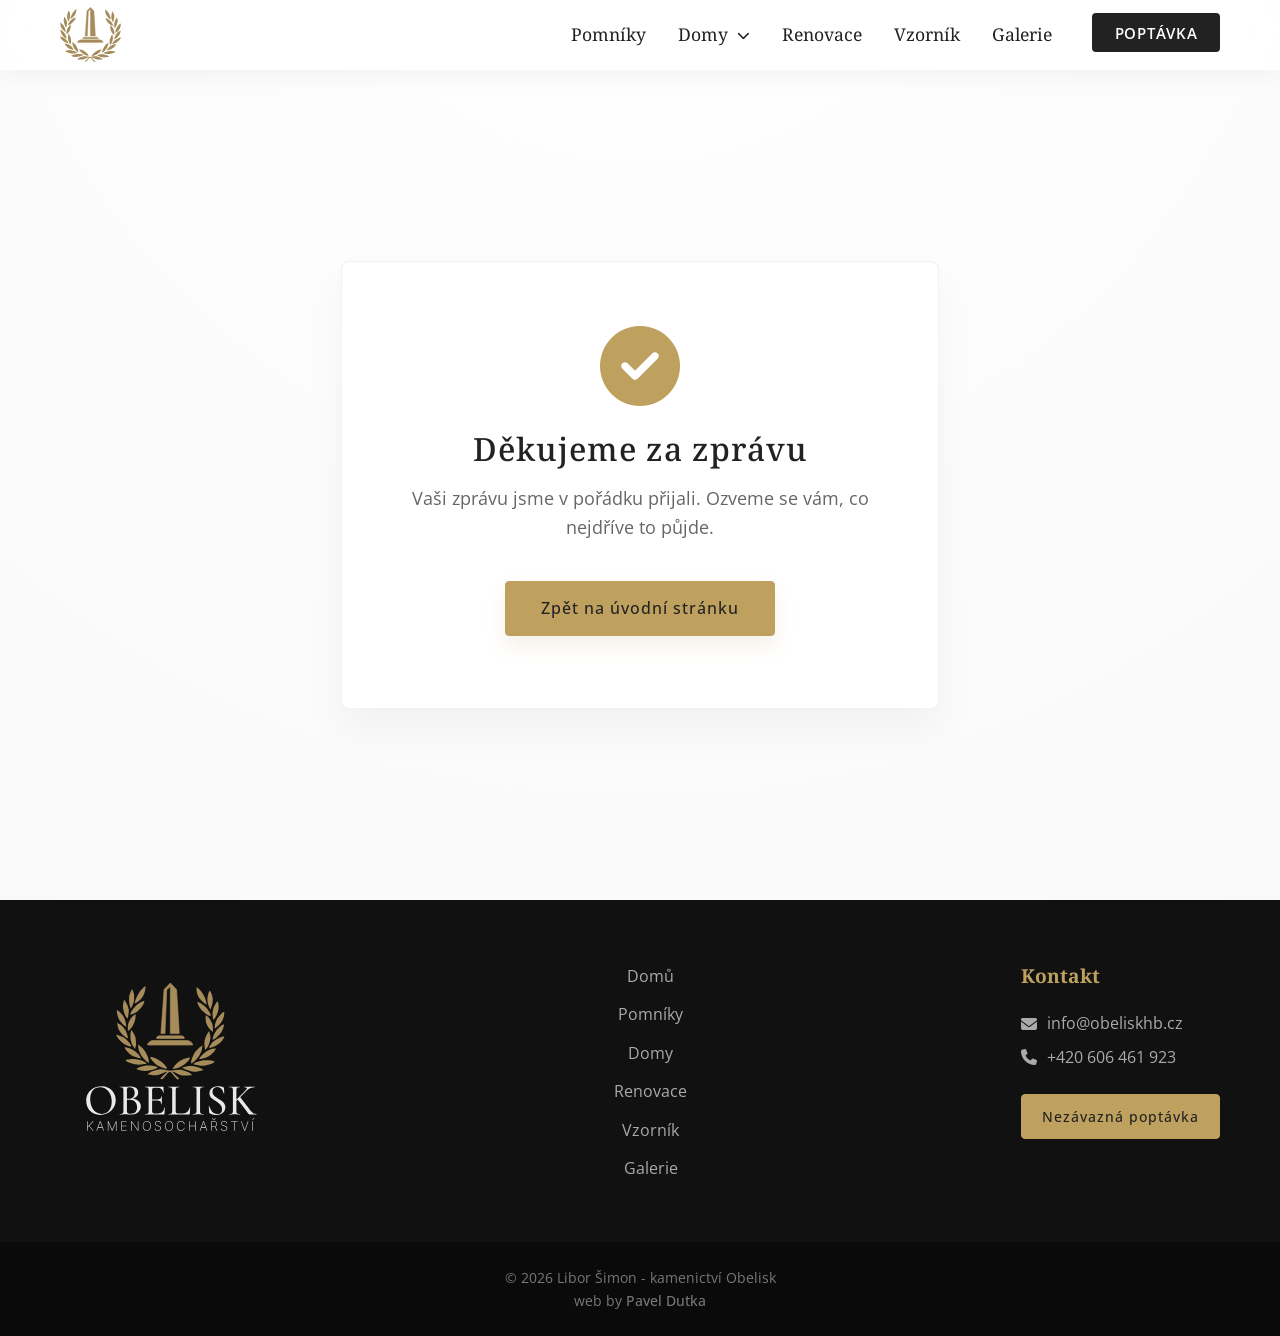
<file: dekujeme.html>
<!DOCTYPE html>
<html lang="cs">

<head>
    <meta charset="UTF-8">
    <meta name="viewport" content="width=device-width, initial-scale=1.0">
    <title>Děkujeme za poptávku | Kamenictví Obelisk</title>
    <meta name="description" content="Vaše poptávka byla úspěšně odeslána. Odpovíme vám co nejdříve to půjde.">
    <link rel="stylesheet" href="style.css">
    <!-- Google Fonts -->
    <link rel="preconnect" href="https://fonts.googleapis.com">
    <link rel="preconnect" href="https://fonts.gstatic.com" crossorigin>
    <link
        href="https://fonts.googleapis.com/css2?family=Cormorant:wght@500&family=Inter:wght@200&family=Noto+Serif:ital,wght@0,400;0,600;0,700;1,400&family=Open+Sans:ital,wght@0,300;0,400;0,500;0,600;1,400&display=swap"
        rel="stylesheet">
    <!-- FontAwesome for Icons -->
    <link rel="stylesheet" href="https://cdnjs.cloudflare.com/ajax/libs/font-awesome/6.4.0/css/all.min.css">
    <link rel="icon" type="image/svg+xml" href="img/logo_icon_primary.svg">
</head>

<body>

    <!-- Header / Navigation -->
    <header class="header">
        <div class="container header-container">
            <a href="index.html" class="logo">
                <img src="img/logo_icon_primary.svg" alt="Obelisk Logo" width="294" height="263">
            </a>
            <nav class="nav">
                <ul class="nav-list">
                    <li><a href="pomniky.html">Pomníky</a></li>
                    <li class="dropdown">
                        <a href="#" class="dropdown-toggle">Domy <i class="fas fa-chevron-down"></i></a>
                        <ul class="dropdown-menu">
                            <li><a href="desky.html">Kuchyňské desky</a></li>
                            <li><a href="dlazby.html">Žulová dlažba</a></li>
                            <li><a href="stavby.html">Stavební prvky</a></li>
                            <li><a href="doplnky.html">Zahradní doplňky</a></li>
                        </ul>
                    </li>
                    <li><a href="renovace.html">Renovace</a></li>
                    <li><a href="vzornik.html">Vzorník</a></li>
                    <li><a href="galerie.html">Galerie</a></li>
                    <li><a href="poptavka.html" class="nav-cta">Poptávka</a></li>
                </ul>
            </nav>
            <!-- Mobile Menu Toggle -->
            <button class="mobile-toggle" aria-label="Menu">
                <span class="bar"></span>
                <span class="bar"></span>
                <span class="bar"></span>
            </button>
        </div>
    </header>

    <!-- Success Section -->
    <section class="not-found-section">
        <div class="container not-found-content" style="max-width: 600px;">
            <i class="fas fa-check-circle"
                style="font-size: 5rem; color: var(--primary-color); margin-bottom: 1.5rem; display: inline-block;"></i>
            <h2
                style="font-size: 2rem; color: var(--text-dark); margin-bottom: 1rem; font-family: var(--font-heading);">
                Děkujeme za zprávu</h2>
            <p
                style="font-size: 1.1rem; color: var(--text-light); max-width: 500px; margin: 0 auto 2.5rem auto; line-height: 1.6;">
                Vaši zprávu jsme v pořádku přijali. Ozveme se vám, co nejdříve to půjde.
            </p>
            <a href="index.html" class="btn btn-primary">Zpět na úvodní stránku</a>
        </div>
    </section>

    <!-- Footer -->
    <footer class="footer">
        <div class="container footer-content">
            <div class="footer-col">
                <a href="index.html">
                    <img src="img/logo_dark.svg" alt="Obelisk" class="footer-logo" width="336" height="288">
                </a>
            </div>
            <div class="footer-col">
                <ul class="footer-links">
                    <li><a href="index.html">Domů</a></li>
                    <li><a href="pomniky.html">Pomníky</a></li>
                    <li><a href="desky.html">Domy</a></li>
                    <li><a href="renovace.html">Renovace</a></li>
                    <li><a href="vzornik.html">Vzorník</a></li>
                    <li><a href="galerie.html">Galerie</a></li>
                </ul>
            </div>
            <div class="footer-col">
                <h4>Kontakt</h4>
                <p><i class="fas fa-envelope"></i> <a href="mailto:info@obeliskhb.cz">info@obeliskhb.cz</a></p>
                <p><i class="fas fa-phone"></i> <a href="tel:+420606461923">+420 606 461 923</a></p>
                <a href="poptavka.html" class="btn btn-primary"
                    style="margin-top: 1rem; display: inline-block; padding: 10px 20px; font-size: 0.9rem;">Nezávazná
                    poptávka</a>
            </div>
        </div>
        <div class="footer-bottom">
            <p>&copy; 2026 Libor Šimon - kamenictví Obelisk</p>
            <p>web by <a href="https://paveldutka.com">Pavel Dutka</a></p>
        </div>
    </footer>

    <script>
        document.addEventListener('DOMContentLoaded', () => {
            // Mobile Menu Logic
            const mobileToggle = document.querySelector('.mobile-toggle');
            const nav = document.querySelector('.nav');

            mobileToggle.addEventListener('click', () => {
                nav.classList.toggle('active');
                mobileToggle.classList.toggle('active');
                document.querySelector('.header').classList.toggle('menu-open');
            });

            // Dropdown logic for mobile
            document.querySelectorAll('.dropdown-toggle').forEach(toggle => {
                toggle.addEventListener('click', (e) => {
                    if (window.innerWidth <= 768) {
                        e.preventDefault();
                        const menu = toggle.nextElementSibling;
                        menu.classList.toggle('open');
                    }
                });
            });
        });
    </script>
</body>

</html>
</file>
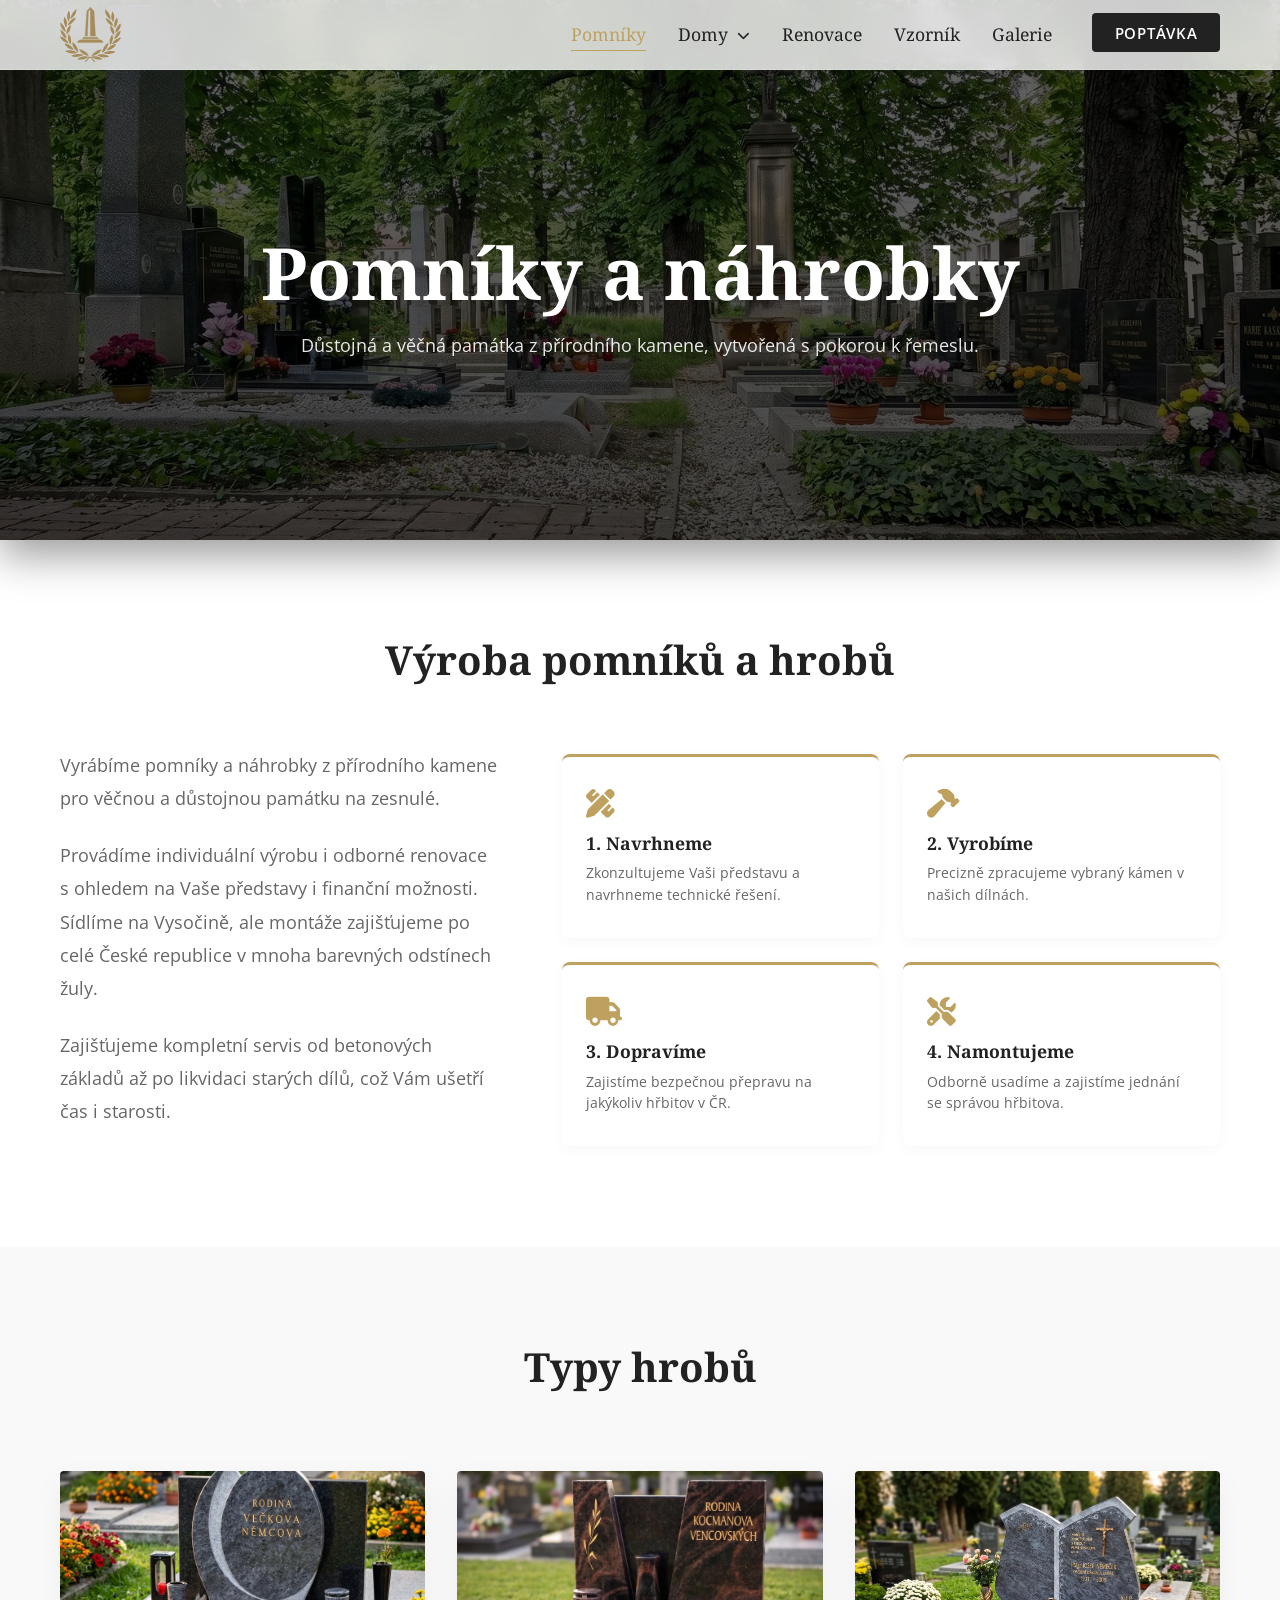
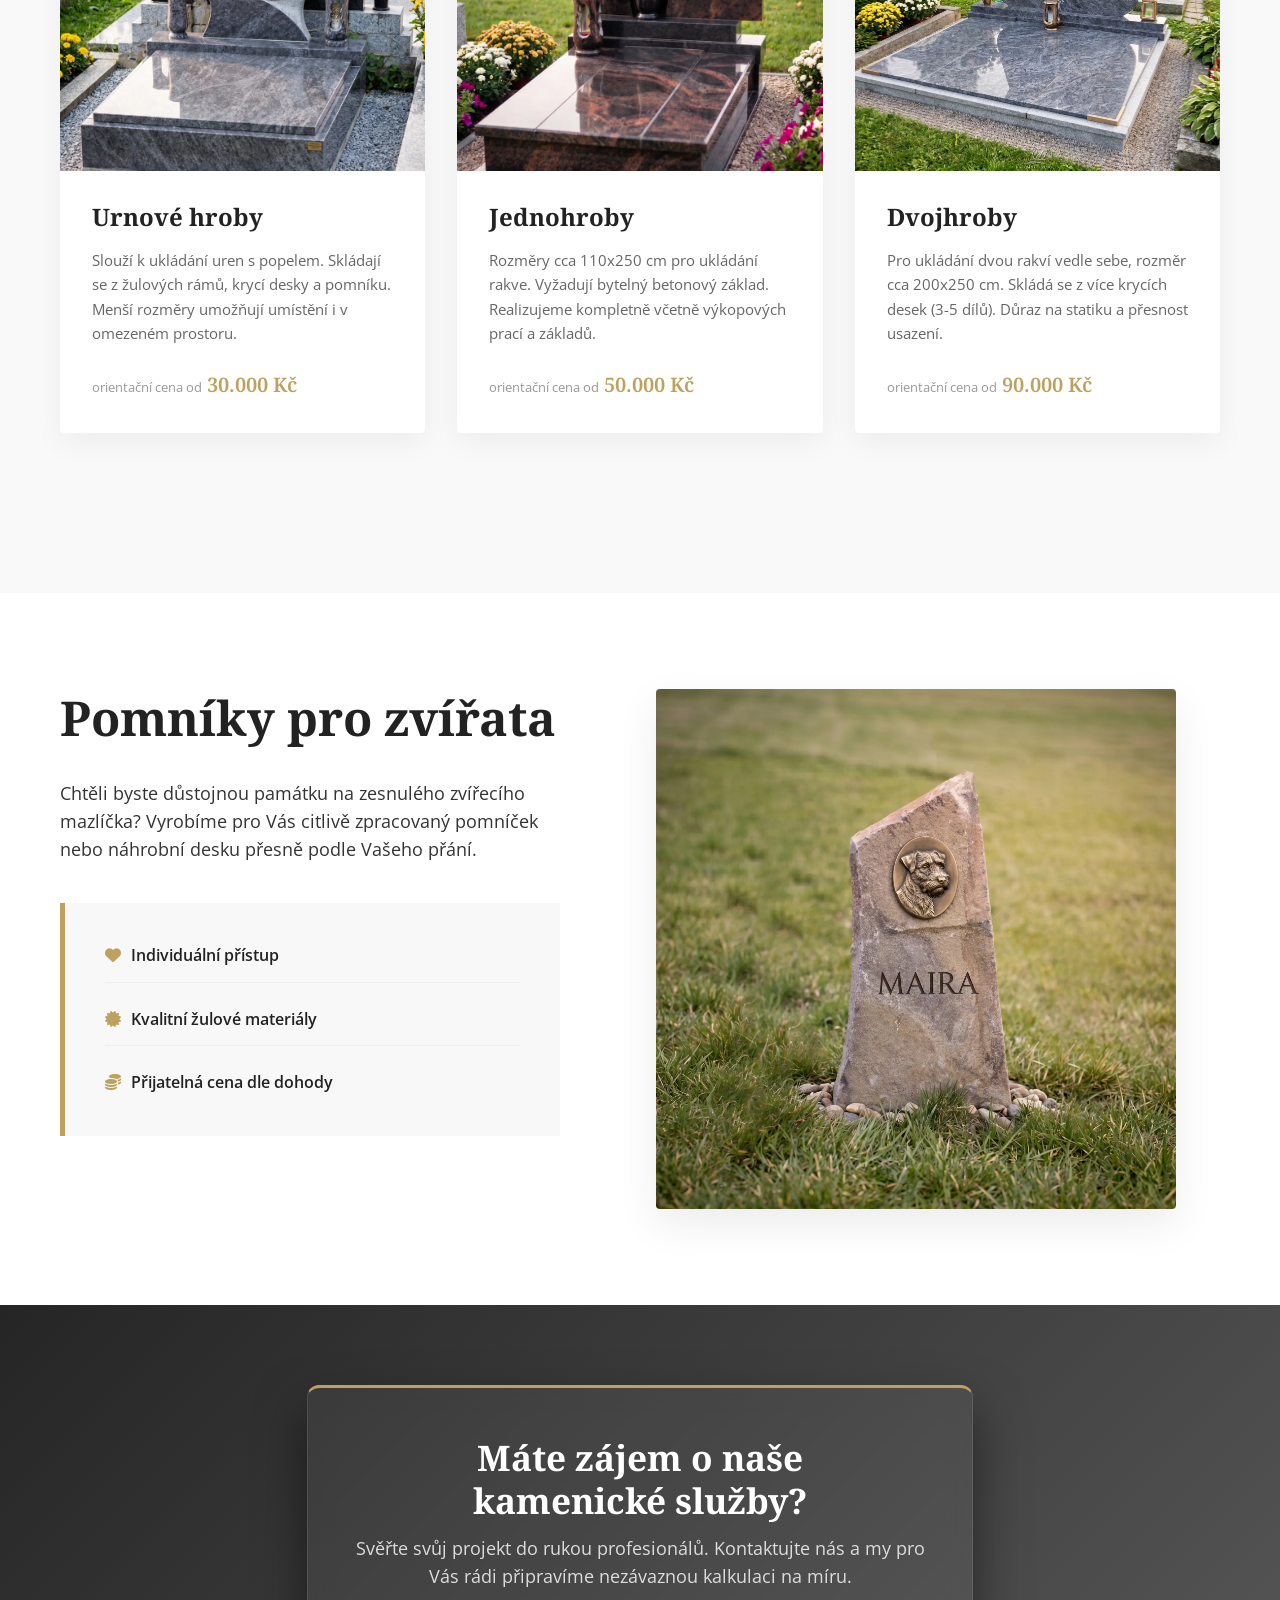
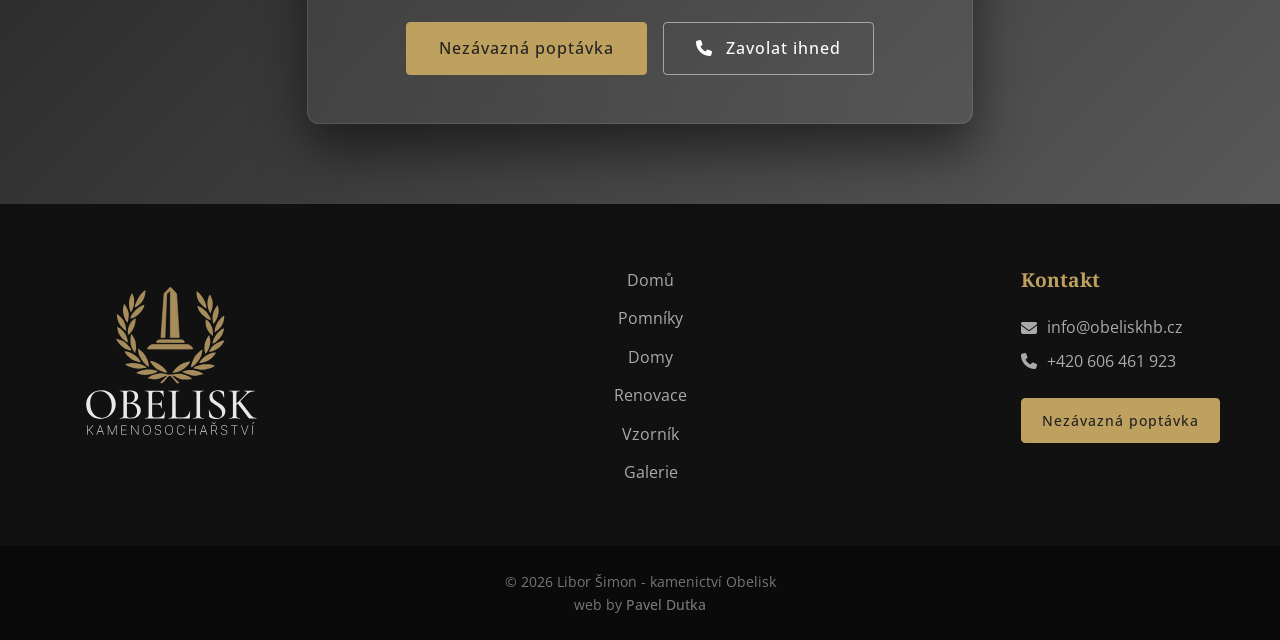
<file: pomniky.html>
<!DOCTYPE html>
<html lang="cs">

<head>
    <meta charset="UTF-8">
    <meta name="viewport" content="width=device-width, initial-scale=1.0">
    <title>Pomníky a náhrobky | Kamenictví Obelisk</title>
    <meta name="description"
        content="Výroba žulových pomníků na zakázku. Kompletní realizace od návrhu po montáž po celé ČR.">
    <link rel="stylesheet" href="style.css">
    <!-- Google Fonts -->
    <link rel="preconnect" href="https://fonts.googleapis.com">
    <link rel="preconnect" href="https://fonts.gstatic.com" crossorigin>
    <link
        href="https://fonts.googleapis.com/css2?family=Noto+Serif:ital,wght@0,400;0,600;0,700;1,400&family=Open+Sans:ital,wght@0,300;0,400;0,500;0,600;1,400&display=swap"
        rel="stylesheet">
    <!-- FontAwesome for Icons -->
    <link rel="stylesheet" href="https://cdnjs.cloudflare.com/ajax/libs/font-awesome/6.4.0/css/all.min.css">

    <link rel="preload" as="image" href="img/pomniky/pomniky_bg.webp">
    <link rel="icon" type="image/svg+xml" href="img/logo_icon_primary.svg">
</head>

<body>

    <!-- Header / Navigation -->
    <header class="header">
        <div class="container header-container">
            <a href="index.html" class="logo">
                <img src="img/logo_icon_primary.svg" alt="Obelisk Logo" width="294" height="263">
            </a>
            <nav class="nav">
                <ul class="nav-list">
                    <li><a href="pomniky.html" class="active">Pomníky</a></li>
                    <li class="dropdown">
                        <a href="#" class="dropdown-toggle">Domy <i class="fas fa-chevron-down"></i></a>
                        <ul class="dropdown-menu">
                            <li><a href="desky.html">Kuchyňské desky</a></li>
                            <li><a href="dlazby.html">Žulová dlažba</a></li>
                            <li><a href="stavby.html">Stavební prvky</a></li>
                            <li><a href="doplnky.html">Zahradní doplňky</a></li>
                        </ul>
                    </li>
                    <li><a href="renovace.html">Renovace</a></li>
                    <li><a href="vzornik.html">Vzorník</a></li>
                    <li><a href="galerie.html">Galerie</a></li>
                    <li><a href="poptavka.html" class="nav-cta">Poptávka</a></li>
                </ul>
            </nav>
            <!-- Mobile Menu Toggle -->
            <button class="mobile-toggle" aria-label="Menu">
                <span class="bar"></span>
                <span class="bar"></span>
                <span class="bar"></span>
            </button>
        </div>
    </header>

    <!-- Sub-Hero Section -->
    <section class="sub-hero" style="--bg-image: url('img/pomniky/pomniky_bg.webp');">
        <div class="container">
            <h1>Pomníky a náhrobky</h1>
            <p style="max-width: 700px; margin: 1rem auto; font-size: 1.1rem; opacity: 0.9;">Důstojná a věčná památka z
                přírodního kamene, vytvořená s pokorou k řemeslu.</p>
        </div>
    </section>

    <!-- Intro Text -->
    <section class="section" style="background-color: #ffffff;">
        <div class="container">
            <h2 class="section-title">Výroba pomníků a hrobů</h2>
            <div class="about-grid">
                <div class="about-text">
                    <p>Vyrábíme pomníky a náhrobky z přírodního kamene pro věčnou a důstojnou památku na zesnulé.</p>
                    <p>Provádíme individuální výrobu i odborné renovace s ohledem na Vaše představy i finanční možnosti.
                        Sídlíme na Vysočině, ale montáže zajišťujeme po celé České republice v mnoha barevných odstínech
                        žuly.</p>
                    <p>Zajišťujeme kompletní servis od betonových základů až po likvidaci starých dílů, což Vám ušetří čas i starosti.</p>
                </div>
                <div class="about-features">
                    <div class="feature-box">
                        <i class="fas fa-pencil-ruler"></i>
                        <h4>1. Navrhneme</h4>
                        <p>Zkonzultujeme Vaši představu a navrhneme technické řešení.</p>
                    </div>
                    <div class="feature-box">
                        <i class="fas fa-hammer"></i>
                        <h4>2. Vyrobíme</h4>
                        <p>Precizně zpracujeme vybraný kámen v našich dílnách.</p>
                    </div>
                    <div class="feature-box">
                        <i class="fas fa-truck"></i>
                        <h4>3. Dopravíme</h4>
                        <p>Zajistíme bezpečnou přepravu na jakýkoliv hřbitov v ČR.</p>
                    </div>
                    <div class="feature-box">
                        <i class="fas fa-tools"></i>
                        <h4>4. Namontujeme</h4>
                        <p>Odborně usadíme a zajistíme jednání se správou hřbitova.</p>
                    </div>
                </div>
            </div>
        </div>
    </section>

    <!-- Grave Types Grid -->
    <section class="section" style="background-color: #f9f9f9;">
        <div class="container">
            <h2 class="section-title text-center">Typy hrobů</h2>
            <div class="product-grid">
                <!-- Urn Grave -->
                <div class="product-card">
                    <div class="product-image">
                        <img src="img/pomniky/urnovy.webp" alt="Urnový hrob">
                    </div>
                    <div class="product-info">
                        <h3>Urnové hroby</h3>
                        <p>Slouží k ukládání uren s popelem. Skládají se z žulových rámů, krycí desky a pomníku. Menší
                            rozměry umožňují umístění i v omezeném prostoru.</p>
                        <div class="product-price">
                            <span class="price-note">orientační cena od</span>
                            30.000 Kč
                        </div>
                    </div>
                </div>
                <!-- Single Grave -->
                <div class="product-card">
                    <div class="product-image">
                        <img src="img/pomniky/jednohrob.webp" alt="Jednohrob">
                    </div>
                    <div class="product-info">
                        <h3>Jednohroby</h3>
                        <p>Rozměry cca 110x250 cm pro ukládání rakve. Vyžadují bytelný betonový základ. Realizujeme
                            kompletně včetně výkopových prací a základů.</p>
                        <div class="product-price">
                            <span class="price-note">orientační cena od</span>
                            50.000 Kč
                        </div>
                    </div>
                </div>
                <!-- Double Grave -->
                <div class="product-card">
                    <div class="product-image">
                        <img src="img/pomniky/dvojhrob.webp" alt="Dvojhrob">
                    </div>
                    <div class="product-info">
                        <h3>Dvojhroby</h3>
                        <p>Pro ukládání dvou rakví vedle sebe, rozměr cca 200x250 cm. Skládá se z více krycích desek
                            (3-5 dílů). Důraz na statiku a přesnost usazení.</p>
                        <div class="product-price">
                            <span class="price-note">orientační cena od</span>
                            90.000 Kč
                        </div>
                    </div>
                </div>
            </div>
        </div>
    </section>

    <!-- Pet Monuments Section -->
    <section class="section" style="background-color: #ffffff;">
        <div class="container">
            <div class="contact-grid" style="gap: 6rem; align-items: flex-start;">
                <div>
                    <h2 class="section-title"
                        style="text-align: left; margin-bottom: 2rem; padding-bottom: 0; font-size: 3rem;">Pomníky pro
                        zvířata</h2>
                    <p
                        style="margin-bottom: 2.5rem; font-size: 1.1rem; line-height: 1.6; color: #333; max-width: 500px;">
                        Chtěli byste důstojnou památku na zesnulého zvířecího mazlíčka? Vyrobíme pro Vás citlivě
                        zpracovaný pomníček nebo náhrobní desku přesně podle Vašeho přání.
                    </p>

                    <div class="price-box"
                        style="background: #f8f8f8; padding: 2.5rem; border-left: 5px solid #bfa15f;">
                        <ul style="list-style: none; padding: 0;">
                            <li
                                style="margin-bottom: 1.5rem; border-bottom: 1px solid #eee; padding-bottom: 0.8rem; color: var(--text-dark); font-weight: 600;">
                                <i class="fas fa-heart" style="color: #bfa15f; margin-right: 10px;"></i>Individuální
                                přístup
                            </li>
                            <li
                                style="margin-bottom: 1.5rem; border-bottom: 1px solid #eee; padding-bottom: 0.8rem; color: var(--text-dark); font-weight: 600;">
                                <i class="fas fa-certificate" style="color: #bfa15f; margin-right: 10px;"></i>Kvalitní
                                žulové materiály
                            </li>
                            <li style="color: var(--text-dark); font-weight: 600;">
                                <i class="fas fa-coins" style="color: #bfa15f; margin-right: 10px;"></i>Přijatelná cena
                                dle dohody
                            </li>
                        </ul>
                    </div>
                </div>
                <div class="product-image"
                    style="height: 520px; border-radius: 4px; overflow: hidden; box-shadow: 0 15px 40px rgba(0,0,0,0.08);">
                    <img src="img/pomniky/zvirata.webp" alt="Pomníky pro zvířecí mazlíčky"
                        style="width: 100%; height: 100%; object-fit: cover;">
                </div>
            </div>
        </div>
    </section>


    <!-- Premium CTA Section -->
    <section class="premium-cta"
        style="position: relative; padding: 5rem 0; background-image: url('img/hero.webp'); background-size: cover; background-position: center; background-attachment: fixed;">
        <div
            style="position: absolute; top: 0; left: 0; width: 100%; height: 100%; background: linear-gradient(135deg, rgba(0,0,0,0.85) 0%, rgba(20,20,20,0.7) 100%); z-index: 1;">
        </div>
        <div class="container" style="position: relative; z-index: 2; display: flex; justify-content: center;">
            <div
                style="background: rgba(255, 255, 255, 0.05); backdrop-filter: blur(12px); -webkit-backdrop-filter: blur(12px); border: 1px solid rgba(255, 255, 255, 0.1); border-top: 3px solid var(--primary-color); border-radius: 12px; padding: 3rem 2rem; text-align: center; max-width: 700px; box-shadow: 0 25px 50px rgba(0,0,0,0.5);">

                <h2
                    style="font-family: var(--font-heading); font-size: clamp(1.4rem, 4vw, 2.2rem); color: white; margin-bottom: 0.8rem; line-height: 1.2;">
                    Máte zájem o naše<br> kamenické služby?</h2>
                <p
                    style="font-size: 1.1rem; color: #ddd; margin-bottom: 2rem; line-height: 1.6; max-width: 600px; margin-left: auto; margin-right: auto;">
                    Svěřte svůj projekt do rukou profesionálů. Kontaktujte nás a my pro Vás rádi připravíme nezávaznou
                    kalkulaci na míru.
                </p>
                <div style="display: flex; gap: 1rem; justify-content: center; flex-wrap: wrap;">
                    <a href="poptavka.html" class="btn btn-primary"
                        style="font-size: 1rem; padding: 0.8rem 2rem;">Nezávazná poptávka</a>
                    <a href="tel:+420606461923" class="btn btn-outline-white"
                        style="font-size: 1rem; padding: 0.8rem 2rem;"><i class="fas fa-phone"
                            style="margin-right: 8px;"></i> Zavolat ihned</a>
                </div>
            </div>
        </div>
    </section>

    <!-- Footer -->
    <footer class="footer">
        <div class="container footer-content">
            <div class="footer-col">
                <a href="index.html">
                    <img src="img/logo_dark.svg" alt="Obelisk" class="footer-logo" width="336" height="288">
                </a>
            </div>
            <div class="footer-col">
                <ul class="footer-links">
                    <li><a href="index.html">Domů</a></li>
                    <li><a href="pomniky.html">Pomníky</a></li>
                    <li><a href="desky.html">Domy</a></li>
                    <li><a href="renovace.html">Renovace</a></li>
                    <li><a href="vzornik.html">Vzorník</a></li>
                    <li><a href="galerie.html">Galerie</a></li>
                </ul>
            </div>
            <div class="footer-col">
                <h4>Kontakt</h4>
                <p><i class="fas fa-envelope"></i> <a href="mailto:info@obeliskhb.cz">info@obeliskhb.cz</a></p>
                <p><i class="fas fa-phone"></i> <a href="tel:+420606461923">+420 606 461 923</a></p>
                <a href="poptavka.html" class="btn btn-primary" style="margin-top: 1rem; display: inline-block; padding: 10px 20px; font-size: 0.9rem;">Nezávazná poptávka</a>
            </div>
        </div>
        <div class="footer-bottom">
            <p>&copy; 2026 Libor Šimon - kamenictví Obelisk</p>
            <p>web by <a href="https://paveldutka.com">Pavel Dutka</a></p>
        </div>
    </footer>

    <script>
        document.addEventListener('DOMContentLoaded', () => {
            const mobileToggle = document.querySelector('.mobile-toggle');
            const nav = document.querySelector('.nav');

            mobileToggle.addEventListener('click', () => {
                nav.classList.toggle('active');
                mobileToggle.classList.toggle('active');
                document.querySelector('.header').classList.toggle('menu-open');
            });

            // Zavření menu po klinutí na odkaz

            // Dropdown logic for mobile
            document.querySelectorAll('.dropdown-toggle').forEach(toggle => {
                toggle.addEventListener('click', (e) => {
                    if (window.innerWidth <= 768) {
                        e.preventDefault();
                        const menu = toggle.nextElementSibling;
                        menu.classList.toggle('open');
                    }
                });
            });

            document.querySelectorAll('.nav-list li a:not(.dropdown-toggle)').forEach(link => {
                link.addEventListener('click', () => {
                    nav.classList.remove('active');
                    mobileToggle.classList.remove('active');
                    document.querySelector('.header').classList.remove('menu-open');
                });
            });
        });
    </script>
</body>

</html>
</file>
<file: style.css>
/* CSS Reset & Variables */
:root {
    --primary-color: #bfa15f;
    /* Golden/Brass color */
    --primary-dark: #9e8248;
    --text-dark: #222222;
    --text-light: #666666;
    --bg-light: #f9f9f9;
    --bg-white: #ffffff;
    --border-color: #e0e0e0;

    --font-heading: 'Noto Serif', serif;
    --font-body: 'Open Sans', sans-serif;

    --transition: all 0.3s ease;
    --shadow: 0 10px 30px rgba(0, 0, 0, 0.05);
}

* {
    margin: 0;
    padding: 0;
    box-sizing: border-box;
}

html {
    scroll-behavior: smooth;
}

::selection {
    background-color: var(--primary-color);
    color: white;
}

body {
    font-family: var(--font-body);
    color: var(--text-dark);
    background-color: var(--bg-light);
    line-height: 1.6;
    overflow-x: hidden;
}

img {
    max-width: 100%;
    display: block;
}

a {
    text-decoration: none;
    color: inherit;
    transition: var(--transition);
}

ul {
    list-style: none;
}

.container {
    max-width: 1200px;
    margin: 0 auto;
    padding: 0 20px;
}

.section {
    padding: 6rem 0;
}

.section-reverse {
    display: flex;
    flex-direction: row-reverse;
    flex-wrap: wrap;
}

.section-reverse > div {
    flex: 1;
    min-width: 300px;
}

@media (max-width: 992px) {
    .section-reverse {
        flex-direction: column;
    }
}

/* Typography */
h1,
h2,
h3,
h4 {
    font-family: var(--font-heading);
    font-weight: 700;
    line-height: 1.2;
}

.section-title {
    text-align: center;
    font-size: 2.5rem;
    margin-bottom: 3rem;
    color: var(--text-dark);
    position: relative;
    padding-bottom: 1rem;
}

/* Buttons */
.btn {
    display: inline-block;
    padding: 12px 30px;
    font-weight: 500;
    letter-spacing: 1px;
    font-size: 1rem;
    border-radius: 4px;
    cursor: pointer;
    transition: all 0.3s cubic-bezier(0.25, 0.8, 0.25, 1);
    text-align: center;
    position: relative;
    overflow: hidden;
    z-index: 1;
}

.btn::before {
    content: '';
    position: absolute;
    top: 0;
    left: 0;
    width: 0%;
    height: 100%;
    transition: width 0.4s cubic-bezier(0.25, 0.8, 0.25, 1);
    z-index: -1;
}

.btn:hover {
    transform: translateY(-3px);
    box-shadow: 0 5px 15px rgba(0, 0, 0, 0.15);
}

.btn:hover::before {
    width: 100%;
}

.btn-primary {
    background-color: var(--primary-color);
    color: var(--text-dark);
    border: 1px solid var(--primary-color);
}

.btn-primary::before {
    background-color: var(--primary-dark);
}

.btn-primary:hover {
    border-color: var(--primary-dark);
    color: white;
}

.btn-outline {
    background-color: transparent;
    color: var(--primary-color);
    border: 1px solid var(--primary-color);
}

.btn-outline::before {
    background-color: var(--primary-color);
}

.btn-outline:hover {
    color: white;
}

.btn-outline-white {
    background-color: transparent;
    color: white;
    border: 1px solid rgba(255, 255, 255, 0.5);
}

.btn-outline-white::before {
    background-color: white;
}

.btn-outline-white:hover {
    color: var(--text-dark);
    border-color: white;
}

/* Header */
.header {
    position: fixed;
    top: 0;
    left: 0;
    width: 100%;
    height: 70px;
    z-index: 1000;
    display: flex;
    align-items: center;
    background: rgba(255, 255, 255, 0.8);
    backdrop-filter: blur(12px);
    -webkit-backdrop-filter: blur(12px);
    border-bottom: 1px solid rgba(255, 255, 255, 0.2);
    box-shadow: 0 4px 30px rgba(0, 0, 0, 0.05);
}

.header.menu-open {
    background: transparent;
    backdrop-filter: none;
    -webkit-backdrop-filter: none;
    box-shadow: none;
    border-bottom-color: transparent;
}

.header-container {
    width: 100%;
    display: flex;
    justify-content: space-between;
    align-items: center;
}

.logo {
    position: relative;
    z-index: 1000;
}

.logo img {
    height: 55px;
    width: auto;
}

.nav-list {
    display: flex;
    gap: 2rem;
}

.nav-list li a {
    color: var(--text-dark);
    font-family: var(--font-heading);
    font-size: 1.1rem;
    position: relative;
    padding-bottom: 5px;
}

.nav-list li a:hover,
.nav-list li a.active {
    color: var(--primary-color);
}

.nav-list li a.active::after,
.nav-list li a:hover:not(.nav-cta)::after {
    content: '';
    position: absolute;
    bottom: 0;
    left: 0;
    width: 100%;
    height: 1px;
    background-color: var(--primary-color);
}

.nav-list li a.nav-cta {
    background-color: var(--text-dark);
    color: white;
    padding: 0.6rem 1.4rem;
    margin-left: 0.5rem;
    transition: var(--transition);
    font-family: var(--font-body);
    font-weight: 600;
    font-size: 0.95rem;
    text-transform: uppercase;
    letter-spacing: 0.05em;
    border-radius: 4px;
}

.nav-list li a.nav-cta:hover {
    background-color: var(--primary-color);
    color: white;
}

/* Dropdown styles */
.dropdown {
    position: relative;
}

.dropdown-menu {
    position: absolute;
    top: 100%;
    left: 0;
    background: #ffffff;
    box-shadow: 0 10px 30px rgba(0, 0, 0, 0.1);
    min-width: 220px;
    opacity: 0;
    visibility: hidden;
    transform: translateY(10px);
    transition: all 0.3s ease;
    border-top: 3px solid var(--primary-color);
    padding: 10px 0;
    z-index: 100;
}

.dropdown:hover .dropdown-menu {
    opacity: 1;
    visibility: visible;
    transform: translateY(0);
}

.dropdown-menu li {
    display: block;
    width: 100%;
}

.dropdown-menu li a {
    display: block;
    padding: 10px 20px;
    font-size: 1rem;
    font-family: var(--font-body);
    font-weight: 500;
    color: var(--text-dark);
}

.dropdown-menu li a::after {
    display: none !important;
}

.dropdown-menu li a:hover {
    color: var(--primary-color);
    background-color: rgba(191, 161, 95, 0.05);
}

.dropdown-toggle i {
    font-size: 0.8rem;
    margin-left: 4px;
    vertical-align: middle;
}

.mobile-toggle {
    display: none;
    background: none;
    border: none;
    cursor: pointer;
    width: 30px;
    height: 20px;
    position: relative;
    z-index: 1000;
}

.mobile-toggle .bar {
    display: block;
    width: 100%;
    height: 2px;
    background-color: var(--primary-color);
    border-radius: 2px;
    position: absolute;
    left: 0;
    transition: all 0.3s cubic-bezier(0.4, 0, 0.2, 1);
}

.mobile-toggle .bar:nth-child(1) { top: 0; }
.mobile-toggle .bar:nth-child(2) { top: 50%; transform: translateY(-50%); }
.mobile-toggle .bar:nth-child(3) { top: 100%; transform: translateY(-100%); }

.mobile-toggle.active .bar:nth-child(1) {
    top: 50%;
    transform: translateY(-50%) rotate(45deg);
}

.mobile-toggle.active .bar:nth-child(2) {
    opacity: 0;
}

.mobile-toggle.active .bar:nth-child(3) {
    top: 50%;
    transform: translateY(-50%) rotate(-45deg);
}

/* Hero Section */
.hero {
    position: relative;
    z-index: 10;
    height: 100vh;
    min-height: 600px;
    display: flex;
    align-items: center;
    justify-content: center;
    text-align: center;
    color: white;
    box-shadow: 0 15px 40px rgba(0, 0, 0, 0.4);
    overflow: hidden;
}

.hero::after {
    content: '';
    position: absolute;
    top: 0;
    left: 0;
    width: 100%;
    height: 100%;
    background-image: url('img/hero.jpg');
    background-size: cover;
    background-position: center;
    z-index: 0;
    animation: heroBgZoom 10s ease-out forwards;
}

@keyframes heroBgZoom {
    0% {
        transform: scale(1.15);
    }

    100% {
        transform: scale(1);
    }
}

.hero::before {
    content: '';
    position: absolute;
    top: 0;
    left: 0;
    width: 100%;
    height: 100%;
    background: rgba(0, 0, 0, 0.7);
    /* Dark overlay */
    z-index: 1;
}

.hero-content {
    position: relative;
    z-index: 2;
    display: flex;
    flex-direction: column;
    align-items: center;
}

.hero-logo-box {
    display: flex;
    flex-direction: column;
    align-items: center;
    justify-content: center;
}

.hero-main-logo {
    width: clamp(150px, 25vw, 300px);
    height: auto;
    margin-bottom: 1rem;
    filter: brightness(0) invert(1);
}

.hero h1 {
    font-family: 'Cormorant', serif;
    font-size: clamp(40px, 12vw, 120px);
    font-weight: 500;
    margin-bottom: 0;
    line-height: 0.9;
}

.hero .subtitle {
    font-family: 'Inter', sans-serif;
    font-weight: 100;
    font-size: clamp(12px, 3.5vw, 35px);
    letter-spacing: 0.16em;
    text-transform: uppercase;
    color: white;
    margin-bottom: 2.5rem;
    margin-top: 0px;
}

.hero-buttons {
    display: flex;
    gap: 1.5rem;
    justify-content: center;
}

.scroll-down-arrow {
    position: absolute;
    bottom: 40px;
    left: 50%;
    transform: translateX(-50%);
    color: white;
    font-size: 2rem;
    opacity: 0.8;
    transition: var(--transition);
    animation: bounce 2s infinite;
    z-index: 20;
}

.scroll-down-arrow:hover {
    opacity: 1;
    color: var(--primary-color);
}

@keyframes bounce {

    0%,
    20%,
    50%,
    80%,
    100% {
        transform: translateY(0) translateX(-50%);
    }

    40% {
        transform: translateY(-20px) translateX(-50%);
    }

    60% {
        transform: translateY(-10px) translateX(-50%);
    }
}

/* Services */
.services {
    padding: 6rem 0;
    background-color: var(--bg-light);
}

.services-grid {
    display: grid;
    grid-template-columns: repeat(3, 1fr);
    gap: 2rem;
}

.card {
    background: var(--bg-white);
    border-radius: 4px;
    overflow: hidden;
    box-shadow: var(--shadow);
    transition: transform 0.3s ease, box-shadow 0.3s ease;
    height: 100%;
    display: flex;
    flex-direction: column;
}

.card:hover {
    transform: translateY(-5px);
    box-shadow: 0 15px 35px rgba(0, 0, 0, 0.1);
}

.card-img-wrapper {
    height: 240px;
    overflow: hidden;
}

.card-img-wrapper img {
    width: 100%;
    height: 100%;
    object-fit: cover;
    transition: transform 0.5s ease;
}

.card:hover .card-img-wrapper img {
    transform: scale(1.05);
}

.card-content {
    padding: 1.5rem;
    flex-grow: 1;
    display: flex;
    flex-direction: column;
}

.card-content h3 {
    font-size: 1.25rem;
    margin-bottom: 1rem;
    color: var(--text-dark);
}

.card-content p {
    color: var(--text-light);
    font-size: 0.95rem;
    line-height: 1.5;
    margin-bottom: 1.5rem;
}

/* Showcase */
.showcase {
    padding: 6rem 0;
    background-color: var(--bg-white);
    overflow: hidden;
}

.carousel-container {
    display: flex;
    align-items: center;
    justify-content: center;
    gap: 2rem;
    position: relative;
    margin-top: 3rem;
}

.carousel-btn {
    background-color: var(--primary-color);
    color: white;
    border: none;
    width: 50px;
    height: 50px;
    flex-shrink: 0;
    border-radius: 50%;
    display: flex;
    align-items: center;
    justify-content: center;
    font-size: 1.2rem;
    cursor: pointer;
    box-shadow: 0 4px 10px rgba(191, 161, 95, 0.3);
    transition: var(--transition);
    z-index: 10;
}

.carousel-btn:hover {
    background-color: var(--primary-dark);
    transform: scale(1.05);
}

.carousel-gallery {
    display: flex;
    align-items: center;
    justify-content: center;
    position: relative;
    width: 100%;
    max-width: 900px;
    height: 450px;
}

.carousel-item {
    position: absolute;
    transition: all 0.5s ease;
    border-radius: 8px;
    overflow: hidden;
    box-shadow: 0 10px 30px rgba(0, 0, 0, 0.15);
    background: white;
    padding: 10px;
}

.carousel-item img {
    width: 100%;
    height: 100%;
    object-fit: cover;
}

.carousel-item.active {
    width: 400px;
    height: 450px;
    z-index: 3;
    opacity: 1;
    transform: translateX(0) scale(1);
}

.carousel-item.left {
    width: 300px;
    height: 350px;
    z-index: 2;
    opacity: 0.7;
    transform: translateX(-60%) rotate(-5deg);
}

.carousel-item.right {
    width: 300px;
    height: 350px;
    z-index: 2;
    opacity: 0.7;
    transform: translateX(60%) rotate(5deg);
}

.carousel-item.hidden {
    width: 300px;
    height: 350px;
    z-index: 1;
    opacity: 0;
    transform: scale(0.8);
    pointer-events: none;
}

/* About Section */
.about {
    padding: 6rem 0;
    background-color: var(--bg-light);
}

.about-grid {
    display: flex;
    flex-wrap: wrap;
    gap: 4rem;
    align-items: center;
}

.about-text {
    flex: 1;
    min-width: 300px;
}

.about-text p {
    font-size: 1.15rem;
    color: var(--text-light);
    line-height: 1.8;
    margin-bottom: 1.5rem;
}

.about-text .about-lead {
    font-size: 1.25rem;
    color: var(--text-dark);
}

.about-text .about-lead strong {
    color: var(--primary-color);
}

.about-subtitle {
    font-family: var(--font-heading);
    font-size: 1.5rem;
    color: var(--text-dark);
    margin-bottom: 0.5rem;
    margin-top: 2rem;
}

.about-features {
    flex: 1.5;
    min-width: 300px;
    display: grid;
    grid-template-columns: repeat(auto-fit, minmax(220px, 1fr));
    gap: 1.5rem;
}

.feature-box {
    background: var(--bg-white);
    padding: 2rem 1.5rem;
    border-radius: 8px;
    box-shadow: 0 4px 15px rgba(0, 0, 0, 0.03);
    transition: var(--transition);
    border-top: 3px solid var(--primary-color);
}

.feature-box:hover {
    transform: translateY(-5px);
    box-shadow: 0 8px 25px rgba(0, 0, 0, 0.08);
}

.feature-box i {
    font-size: 1.8rem;
    color: var(--primary-color);
    margin-bottom: 1rem;
}

.feature-box h4 {
    font-size: 1.1rem;
    margin-bottom: 0.5rem;
    color: var(--text-dark);
}

.feature-box p {
    font-size: 0.9rem;
    color: var(--text-light);
    line-height: 1.5;
}
/* Contact Section */
.contact {
    padding: 6rem 0;
    background-color: var(--bg-white);
}

.contact-grid {
    display: flex;
    flex-wrap: wrap;
    gap: 4rem;
}

.contact-info {
    flex: 1;
    min-width: 300px;
}

.contact-header {
    margin-bottom: 3.5rem;
}

.contact-title {
    font-family: var(--font-heading);
    font-size: clamp(2.5rem, 5vw, 3.5rem);
    color: var(--text-dark);
    margin-bottom: 1.2rem;
    line-height: 1.1;
}

.contact-text {
    font-size: 1.15rem;
    color: var(--text-light);
    line-height: 1.8;
}

.contact-info-list {
    display: flex;
    flex-direction: column;
    gap: 2rem;
}

.info-item {
    display: flex;
    align-items: flex-start;
    gap: 1.5rem;
}

.icon-box {
    width: 50px;
    height: 50px;
    background: transparent;
    border: 1px solid var(--primary-color);
    border-radius: 50%;
    display: flex;
    align-items: center;
    justify-content: center;
    font-size: 1.2rem;
    color: var(--primary-color);
    box-shadow: none;
}

.info-item h4 {
    font-family: var(--font-heading);
    font-size: 1.25rem;
    margin-bottom: 0.25rem;
    color: var(--text-dark);
}

.info-item p {
    color: var(--text-light);
    line-height: 1.6;
}

.contact-link {
    color: var(--text-light);
    text-decoration: none;
    transition: var(--transition);
}

.contact-link:hover {
    color: var(--primary-color);
}

.contact-form-wrapper {
    flex: 1.5;
    min-width: 300px;
    background: #ffffff;
    padding: 3rem;
    border-radius: 0;
    border: 1px solid var(--border-color);
    position: relative;
    box-shadow: 0 10px 40px rgba(0,0,0,0.04);
}

.contact-form-wrapper::before {
    content: '';
    position: absolute;
    top: -1px;
    left: -1px;
    width: calc(100% + 2px);
    height: 4px;
    background-color: var(--primary-color);
}

.contact-form {
    display: flex;
    flex-direction: column;
    gap: 2rem;
}

.form-group input,
.form-group textarea {
    width: 100%;
    padding: 0.8rem 0;
    border: none;
    border-bottom: 2px solid #eaeaea;
    border-radius: 0;
    font-family: var(--font-body);
    font-size: 1rem;
    background: transparent;
    transition: all 0.3s ease;
    color: var(--text-dark);
}

.form-group input::placeholder,
.form-group textarea::placeholder {
    color: #999;
    font-weight: 300;
}

.form-group input:focus,
.form-group textarea:focus {
    outline: none;
    border-bottom-color: var(--primary-color);
    box-shadow: none;
}

.form-group textarea {
    resize: vertical;
    min-height: 120px;
}

.contact-form .btn {
    align-self: flex-start;
    border: none;
    cursor: pointer;
    font-family: var(--font-body);
    padding: 1.2rem 3rem;
    font-size: 0.95rem;
    background-color: var(--text-dark);
    color: white;
    transition: var(--transition);
    border-radius: 0;
    text-transform: uppercase;
    letter-spacing: 0.1em;
}

.contact-form .btn:hover {
    background-color: var(--primary-color);
    color: white;
}

.btn-more {
    display: inline-flex;
    align-items: center;
    gap: 8px;
    color: var(--primary-color);
    font-weight: 600;
    text-transform: uppercase;
    font-size: 0.85rem;
    letter-spacing: 0.05em;
    transition: var(--transition);
    margin-top: auto;
}

.btn-more:hover {
    gap: 12px;
    color: var(--text-dark);
}

/* Footer */
.footer {
    background-color: #111;
    color: white;
    padding: 4rem 0 0 0;
}

.footer-content {
    display: flex;
    justify-content: space-between;
    flex-wrap: wrap;
    gap: 2rem;
    margin-bottom: 3rem;
}

.footer-logo {
    width: 220px;
    height: auto;
    margin-bottom: 2rem;
}

.footer-col h4 {
    color: var(--primary-color);
    font-size: 1.2rem;
    margin-bottom: 1.5rem;
}

.footer-col p {
    color: #aaa;
    margin-bottom: 0.5rem;
    display: flex;
    align-items: center;
    gap: 10px;
}

.footer-col a {
    color: #aaa;
    text-decoration: none;
    transition: var(--transition);
}

.footer-col a:hover {
    color: var(--primary-color);
}

.footer-links {
    list-style: none;
    padding: 0;
    text-align: center;
}

.footer-links li {
    margin-bottom: 0.8rem;
}

.footer-links a {
    color: #aaa;
    text-decoration: none;
    transition: var(--transition);
    font-size: 1rem;
}

.footer-links a:hover {
    color: var(--primary-color);
    padding-left: 5px;
}

.footer-bottom {
    background-color: #0a0a0a;
    text-align: center;
    padding: 1.5rem 0;
    color: #777;
    font-size: 0.9rem;
}

.footer-bottom a {
    color: #777;
    text-decoration: none;
    transition: var(--transition);
    font-weight: 500;
}

.footer-bottom a:hover {
    color: var(--primary-color);
}

.footer-col .btn-primary {
    color: var(--text-dark);
}

.footer-col .btn-primary:hover {
    color: white;
}

/* Responsive */
@media (max-width: 992px) {
    .services-grid {
        grid-template-columns: repeat(2, 1fr);
    }

    .hero h1 {
        font-size: 4rem;
    }

    .carousel-gallery {
        max-width: 100%;
        height: 350px;
    }

    .carousel-item.active {
        width: 300px;
        height: 350px;
    }

    .carousel-item.left {
        transform: translateX(-40%) rotate(-5deg);
    }

    .carousel-item.right {
        transform: translateX(40%) rotate(5deg);
    }
}

@media (max-width: 768px) {
    .nav {
        visibility: hidden;
        position: absolute;
        top: 70px;
        left: 0;
        width: 100%;
        padding: 1.5rem 0;
    }

    .nav::before {
        content: '';
        position: absolute;
        top: -70px;
        left: 0;
        width: 100%;
        height: calc(100% + 70px);
        background: rgba(255, 255, 255, 0.8);
        backdrop-filter: blur(12px);
        -webkit-backdrop-filter: blur(12px);
        box-shadow: 0 10px 20px rgba(0, 0, 0, 0.05);
        border-bottom: 2px solid var(--primary-color);
        z-index: -1;
    }
    
    .nav.active {
        visibility: visible;
    }

    .nav-list {
        flex-direction: column;
        align-items: center;
        gap: 1.5rem;
    }

    .nav-list li {
        opacity: 0;
        transform: translateY(10px);
        transition: all 0.4s cubic-bezier(0.4, 0, 0.2, 1);
        width: 100%;
        text-align: center;
    }

    .nav.active .nav-list li {
        opacity: 1;
        transform: translateY(0);
    }

    .nav.active .nav-list li:nth-child(1) { transition-delay: 0.05s; }
    .nav.active .nav-list li:nth-child(2) { transition-delay: 0.10s; }
    .nav.active .nav-list li:nth-child(3) { transition-delay: 0.15s; }
    .nav.active .nav-list li:nth-child(4) { transition-delay: 0.20s; }
    .nav.active .nav-list li:nth-child(5) { transition-delay: 0.25s; }
    .nav.active .nav-list li:nth-child(6) { transition-delay: 0.30s; }
    .nav.active .nav-list li:nth-child(7) { transition-delay: 0.35s; }
    .nav.active .nav-list li:nth-child(8) { transition-delay: 0.40s; }
    
    .nav-list li a.nav-cta {
        margin-left: 0;
        margin-top: 1rem;
    }

    .dropdown-menu {
        display: none;
        position: static;
        box-shadow: none;
        opacity: 1;
        visibility: visible;
        transform: none;
        border-top: none;
        background: transparent;
        padding-top: 10px;
        padding-bottom: 0;
        min-width: 100%;
        text-align: center;
    }
    
    .dropdown-menu.open {
        display: block;
    }

    .nav-list .dropdown-menu li {
        opacity: 1 !important;
        transform: none !important;
        transition: none !important;
        margin-bottom: 5px;
    }
    
    .dropdown-menu li a {
        padding: 8px 0;
    }

    .mobile-toggle {
        display: block;
    }

    .services-grid {
        grid-template-columns: 1fr;
    }

    .hero h1 {
        font-size: 3rem;
    }

    .carousel-gallery {
        height: 300px;
    }

    .carousel-item.active {
        width: 250px;
        height: 300px;
    }

    .carousel-item.left,
    .carousel-item.right {
        display: none;
        /* Simplified carousel for mobile */
    }

    .footer-content {
        flex-direction: column;
        align-items: center;
        text-align: center;
    }

    .footer-col {
        display: flex;
        flex-direction: column;
        align-items: center;
        text-align: center;
        width: 100%;
        margin-bottom: 2rem;
    }

    .footer-col:last-child {
        margin-bottom: 0;
    }

    .footer-logo {
        margin: 0 auto;
    }

    .footer-col p {
        justify-content: center;
    }
}

/* Subpage Hero */
.sub-hero {
    position: relative;
    padding: 10rem 0 6rem;
    height: 60vh;
    min-height: 400px;
    display: flex;
    align-items: center;
    justify-content: center;
    text-align: center;
    color: white;
    box-shadow: 0 15px 40px rgba(0, 0, 0, 0.4);
    z-index: 10;
    overflow: hidden;
}

.sub-hero::after {
    content: '';
    position: absolute;
    top: 0;
    left: 0;
    width: 100%;
    height: 100%;
    background-image: var(--bg-image, url('img/hero_sub.jpg'));
    background-size: cover;
    background-position: var(--bg-position, center);
    z-index: 0;
    animation: heroBgZoom 10s ease-out forwards;
}

.sub-hero::before {
    content: '';
    position: absolute;
    top: 0;
    left: 0;
    width: 100%;
    height: 100%;
    background: linear-gradient(rgba(0, 0, 0, 0.6), rgba(0, 0, 0, 0.7));
    z-index: 1;
}

.sub-hero .container {
    position: relative;
    z-index: 2;
}

.sub-hero h1 {
    font-size: clamp(2.5rem, 8vw, 4.5rem);
    font-family: var(--font-heading);
}

/* Product Grid */
.product-grid {
    display: grid;
    grid-template-columns: repeat(auto-fit, minmax(300px, 1fr));
    gap: 2rem;
    margin: 4rem 0;
}

.product-card {
    background: white;
    border-radius: 4px;
    overflow: hidden;
    box-shadow: 0 10px 30px rgba(0,0,0,0.05);
    transition: var(--transition);
    display: flex;
    flex-direction: column;
}

.product-card:hover {
    transform: translateY(-10px);
    box-shadow: 0 20px 40px rgba(0,0,0,0.1);
}

.product-image {
    height: 300px;
    overflow: hidden;
}

.product-image img {
    width: 100%;
    height: 100%;
    object-fit: cover;
    transition: transform 0.5s ease;
}

.product-card:hover .product-image img {
    transform: scale(1.1);
}

.product-info {
    padding: 2rem;
    flex-grow: 1;
    display: flex;
    flex-direction: column;
}

.product-info h3 {
    font-family: var(--font-heading);
    font-size: 1.5rem;
    margin-bottom: 1rem;
    color: var(--text-dark);
}

.product-info p {
    color: #666;
    font-size: 0.95rem;
    line-height: 1.6;
    margin-bottom: 1.5rem;
}

.product-price {
    margin-top: auto;
    font-family: var(--font-heading);
    color: var(--primary-color);
    font-size: 1.25rem;
    font-weight: 600;
}

.price-note {
    font-size: 0.8rem;
    color: #999;
    font-weight: normal;
    font-family: var(--font-body);
}

/* Info Boxes and Icons */
.service-steps {
    display: grid;
    grid-template-columns: repeat(auto-fit, minmax(200px, 1fr));
    gap: 1.5rem;
    margin: 3rem 0;
}

.step-item {
    text-align: center;
    padding: 2rem;
    background: #fcfcfc;
    border: 1px solid #eee;
}

.step-item i {
    font-size: 2rem;
    color: var(--primary-color);
    margin-bottom: 1rem;
}

.step-item span {
    display: block;
    font-family: var(--font-heading);
    font-weight: 600;
    text-transform: uppercase;
    letter-spacing: 0.1em;
}

.accessories-grid {
    display: grid;
    grid-template-columns: repeat(auto-fit, minmax(200px, 1fr));
    gap: 1.5rem;
}

.acc-item {
    background: #fff;
    padding: 1.5rem;
    text-align: center;
    border: 1px solid #eee;
    transition: var(--transition);
}

.acc-item:hover {
    border-color: var(--primary-color);
    box-shadow: 0 5px 15px rgba(0,0,0,0.05);
}

.acc-price {
    display: block;
    color: var(--primary-color);
    font-weight: 600;
    margin-top: 5px;
}

@media (max-width: 768px) {
    .sub-hero {
        height: 40vh;
    }
}

/* 404 Not Found Page Light Premium */
.not-found-section {
    height: 100vh;
    min-height: 600px;
    display: flex;
    align-items: center;
    justify-content: center;
    text-align: center;
    position: relative;
    padding-top: 70px;
    background: radial-gradient(circle at 50% -20%, #ffffff 0%, var(--bg-light) 100%);
    overflow: hidden;
}

.not-found-section::before {
    content: '';
    position: absolute;
    top: 0; left: 0; right: 0; bottom: 0;
    background: url('[data-uri]');
    pointer-events: none;
    z-index: 0;
}

.not-found-content {
    background: #ffffff;
    border: 1px solid rgba(191, 161, 95, 0.15);
    padding: 4rem 3rem;
    border-radius: 8px;
    box-shadow: 0 20px 40px rgba(0,0,0,0.04);
    position: relative;
    z-index: 2;
    animation: fadeIn 1.2s cubic-bezier(0.2, 0.8, 0.2, 1);
}

@keyframes fadeIn {
    from { opacity: 0; transform: translateY(40px); }
    to { opacity: 1; transform: translateY(0); }
}

.not-found-content h1 {
    font-size: clamp(7rem, 18vw, 14rem);
    font-family: var(--font-heading);
    line-height: 1;
    margin-bottom: 0.5rem;
    background: linear-gradient(135deg, var(--primary-color) 0%, #d8c28f 50%, var(--primary-dark) 100%);
    -webkit-background-clip: text;
    -webkit-text-fill-color: transparent;
    filter: drop-shadow(0 10px 15px rgba(191, 161, 95, 0.15));
    animation: float 6s ease-in-out infinite;
}

@keyframes float {
    0%, 100% { transform: translateY(0); }
    50% { transform: translateY(-15px); }
}

.not-found-content h2 {
    font-size: clamp(1.8rem, 4vw, 2.5rem);
    color: var(--text-dark);
    margin-bottom: 1rem;
    font-weight: 500;
    letter-spacing: 1px;
}

.not-found-content p {
    font-size: 1.1rem;
    color: var(--text-light);
    max-width: 500px;
    margin: 0 auto 2.5rem auto;
    line-height: 1.6;
}

.not-found-content .btn {
    box-shadow: 0 10px 20px rgba(191, 161, 95, 0.15);
    border-radius: 4px;
    padding: 14px 35px;
}

.not-found-content .btn:hover {
    transform: translateY(-3px);
    box-shadow: 0 15px 25px rgba(191, 161, 95, 0.3);
}

@media (max-width: 576px) {
    .not-found-content {
        padding: 3rem 1.5rem;
        margin: 0 20px;
    }
}

/* Lightbox */
.lightbox {
    position: fixed;
    top: 0;
    left: 0;
    width: 100%;
    height: 100%;
    background: rgba(0, 0, 0, 0.85);
    z-index: 2000;
    display: flex;
    align-items: center;
    justify-content: center;
    opacity: 0;
    visibility: hidden;
    transition: all 0.3s ease;
    backdrop-filter: blur(5px);
    -webkit-backdrop-filter: blur(5px);
}

.lightbox.active {
    opacity: 1;
    visibility: visible;
}

.lightbox-content {
    max-width: 90%;
    max-height: 90vh;
    width: auto;
    height: auto;
    object-fit: contain;
    box-shadow: 0 10px 40px rgba(0,0,0,0.5);
    border-radius: 4px;
    transform: scale(0.95);
    transition: transform 0.3s ease;
}

.lightbox.active .lightbox-content {
    transform: scale(1);
}

.lightbox-close {
    position: absolute;
    top: 30px;
    right: 30px;
    color: white;
    font-size: 2rem;
    cursor: pointer;
    background: none;
    border: none;
    transition: color 0.3s ease;
    z-index: 2001;
}

.lightbox-close:hover {
    color: var(--primary-color);
}
</file>
